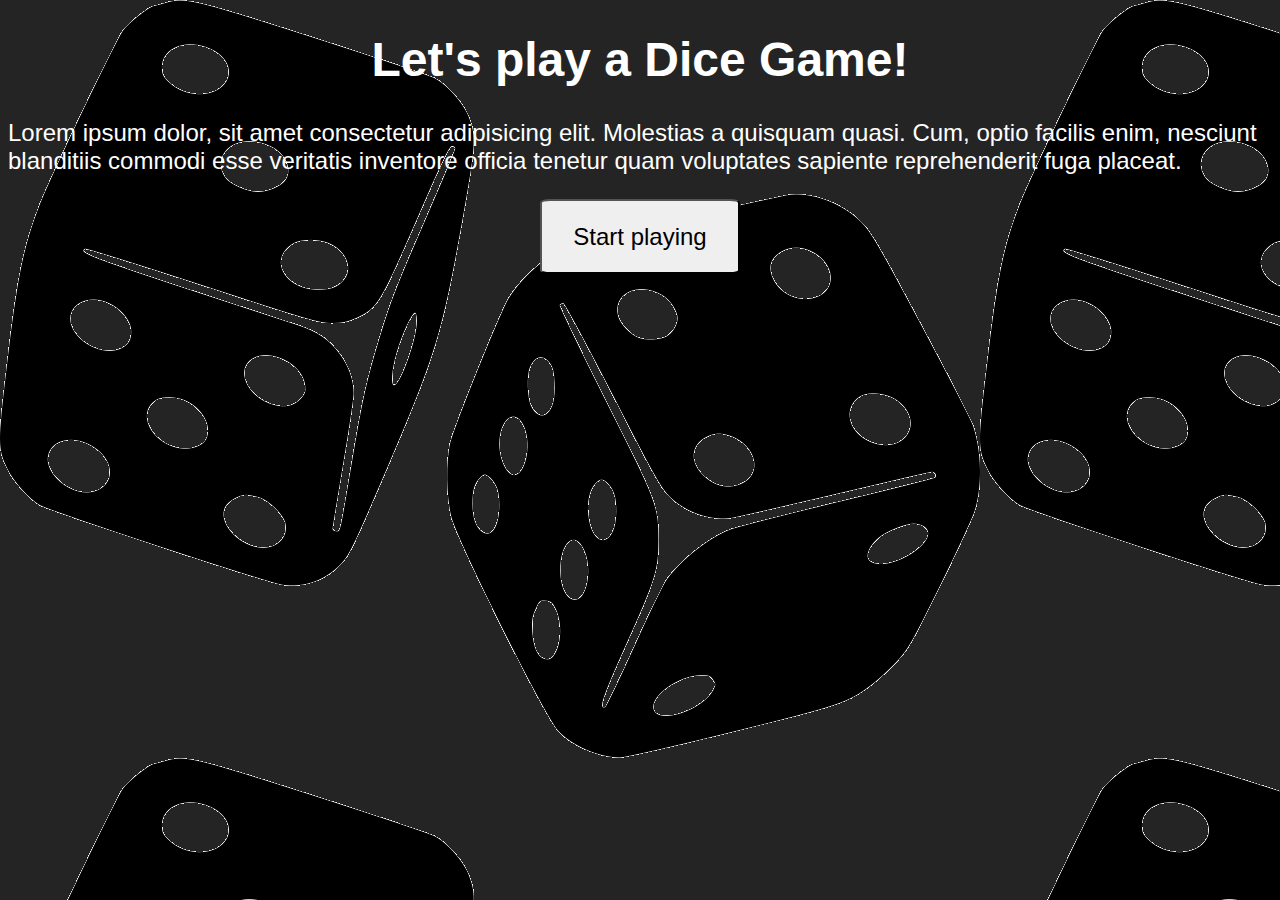
<file: index.html>
<!DOCTYPE html>
<html lang="en">
<head>
    <meta charset="UTF-8">
    <meta http-equiv="X-UA-Compatible" content="IE=edge">
    <meta name="viewport" content="width=device-width, initial-scale=1.0">
    <title>CuriousJr Assignment</title>
    <link rel="stylesheet" href="style.css">
</head>
<body>
    <div class="heading">
        <h1>
            Let's play a Dice Game!
        </h1>
    </div>
    <div class="instructions">
        <p>
            Lorem ipsum dolor, sit amet consectetur adipisicing elit. Molestias a quisquam quasi. Cum, optio facilis enim, nesciunt blanditiis commodi esse veritatis inventore officia tenetur quam voluptates sapiente reprehenderit fuga placeat.
        </p>
    </div>
    <div class="button-container">
        <a href="game.html">
            <button class="btn-start">
            Start playing
        </button>
        </a>
    </div>
</body>
</html>
</file>
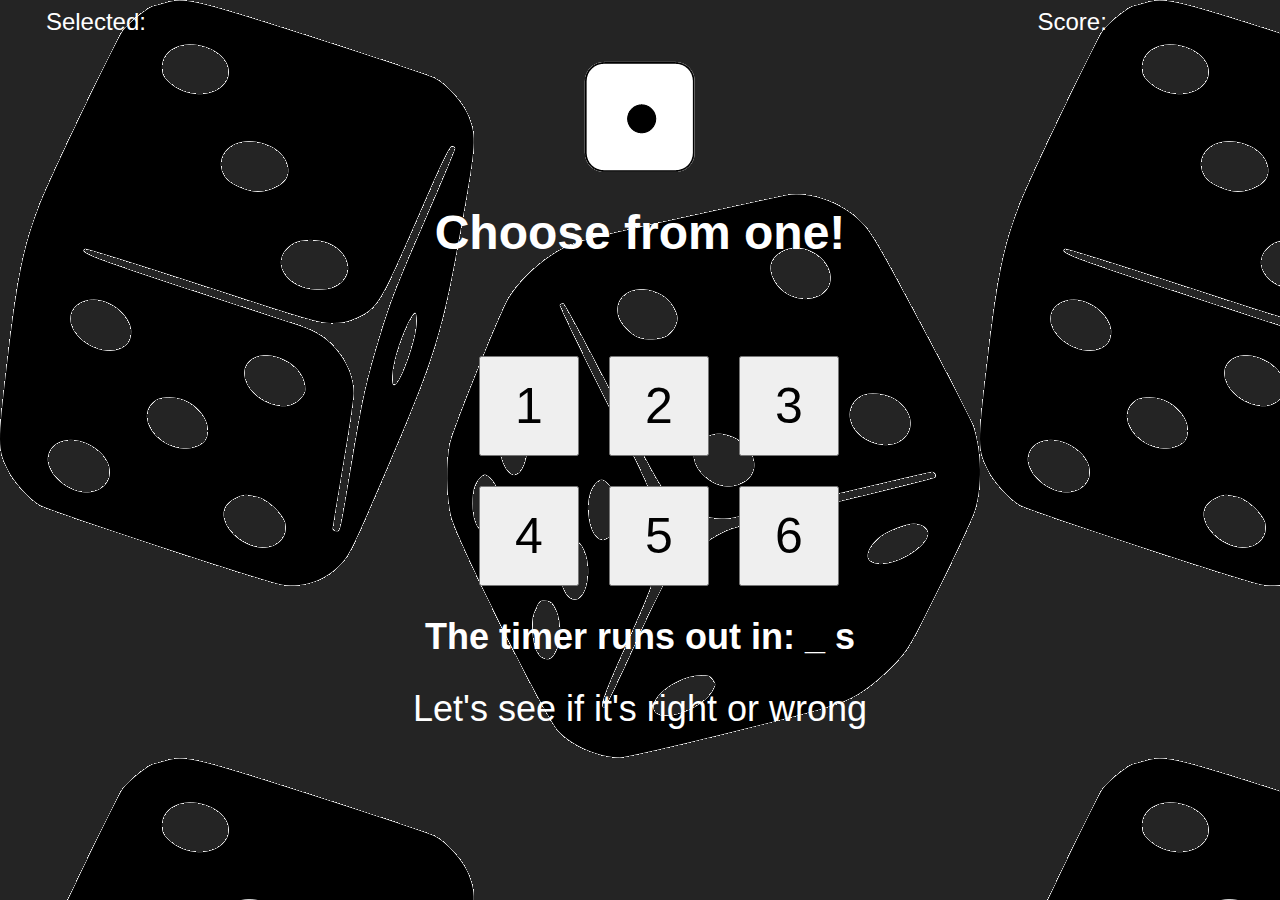
<file: game.html>
<!DOCTYPE html>
<html lang="en">
<head>
    <meta charset="UTF-8">
    <meta http-equiv="X-UA-Compatible" content="IE=edge">
    <meta name="viewport" content="width=device-width, initial-scale=1.0">
    <title>CuriousJr Assignment</title>
    <link rel="stylesheet" href="style.css">
</head>
<body>
    <!-- <div class="loader"></div> -->
    <div class="scoreboard">
        <span class="choice">Selected:</span>
        <span class="score">Score:</span>
    </div>
    <div class="dice">
        <img class="dice-img" src="/assets/dice1.png" alt="">
    </div>
    <div class="heading">
        <h1>Choose from one!</h1>
    </div>
    <div class="keys">
        <button class="key">1</button>
        <button class="key">2</button>
        <button class="key">3</button>
        <button class="key">4</button>
        <button class="key">5</button>
        <button class="key">6</button>
    </div>
    <div class="message">
        <h2>
            The timer runs out in: _ s
        </h2>
    </div>
    <div class="result">
        <span class="answer">Let's see if it's right or wrong</span>
    </div>
</body>
</html>
</file>
<file: style.css>
body{
    font-family: -apple-system, BlinkMacSystemFont, 'Segoe UI', Roboto, Oxygen, Ubuntu, Cantarell, 'Open Sans', 'Helvetica Neue', sans-serif;
    font-size: 24px;
    background: url('/assets/wallpaper.png') repeat;
    background-color: rgb(36, 36, 36);
}

p{
    color: white;
}

.heading{
    text-align: center;
    color: white;
}

.button-container{
    display: flex;
    justify-content: center;
}

.btn-start{
    width: 200px;
    height: 75px;
    border-radius: 5%;
    font-size: 24px;
}

.loader{
    position: absolute;
    display: block;
    top: 40%;
    left: 45%;
    border: 16px solid #f3f3f3;
    border-radius: 50%;
    border-top: 16px solid rgb(0, 0, 0, 0);
    border-bottom: 16px solid rgba(0, 0, 0, 0);
    width: 120px;
    height: 120px;
    -webkit-animation: spin 2s linear infinite;
    animation: spin 2s linear infinite;
}

@-webkit-keyframes spin {
  0% { -webkit-transform: rotate(0deg); }
  100% { -webkit-transform: rotate(360deg); }
}

@keyframes spin {
  0% { transform: rotate(0deg); }
  100% { transform: rotate(360deg); }
}

.choice{
    display: inline-grid;
    padding-left: 3%;
    color: white;
}

.score{
    display: inline-grid;
    padding-left: 70%;
    color: white;
}

.dice{
    padding-top: 2%;
    display: flex;
    justify-content: center;
}

.keys{
    display: grid;
    padding-left: 3%;
    padding-top: 5%;
    grid-template-columns: auto auto auto;
    justify-content: center;
    gap: 30px 30px;
}

.key{
    width: 100px;
    height: 100px;
    font-size: 50px;
}

.message{
    color: white;
    text-align: center;
}

.result{
    text-align: center;
    font-size: 36px;
}

.answer{
    color: white;
}

.answer-right{
    color: green;
}

.answer-wrong{
    color: red;
}
</file>
